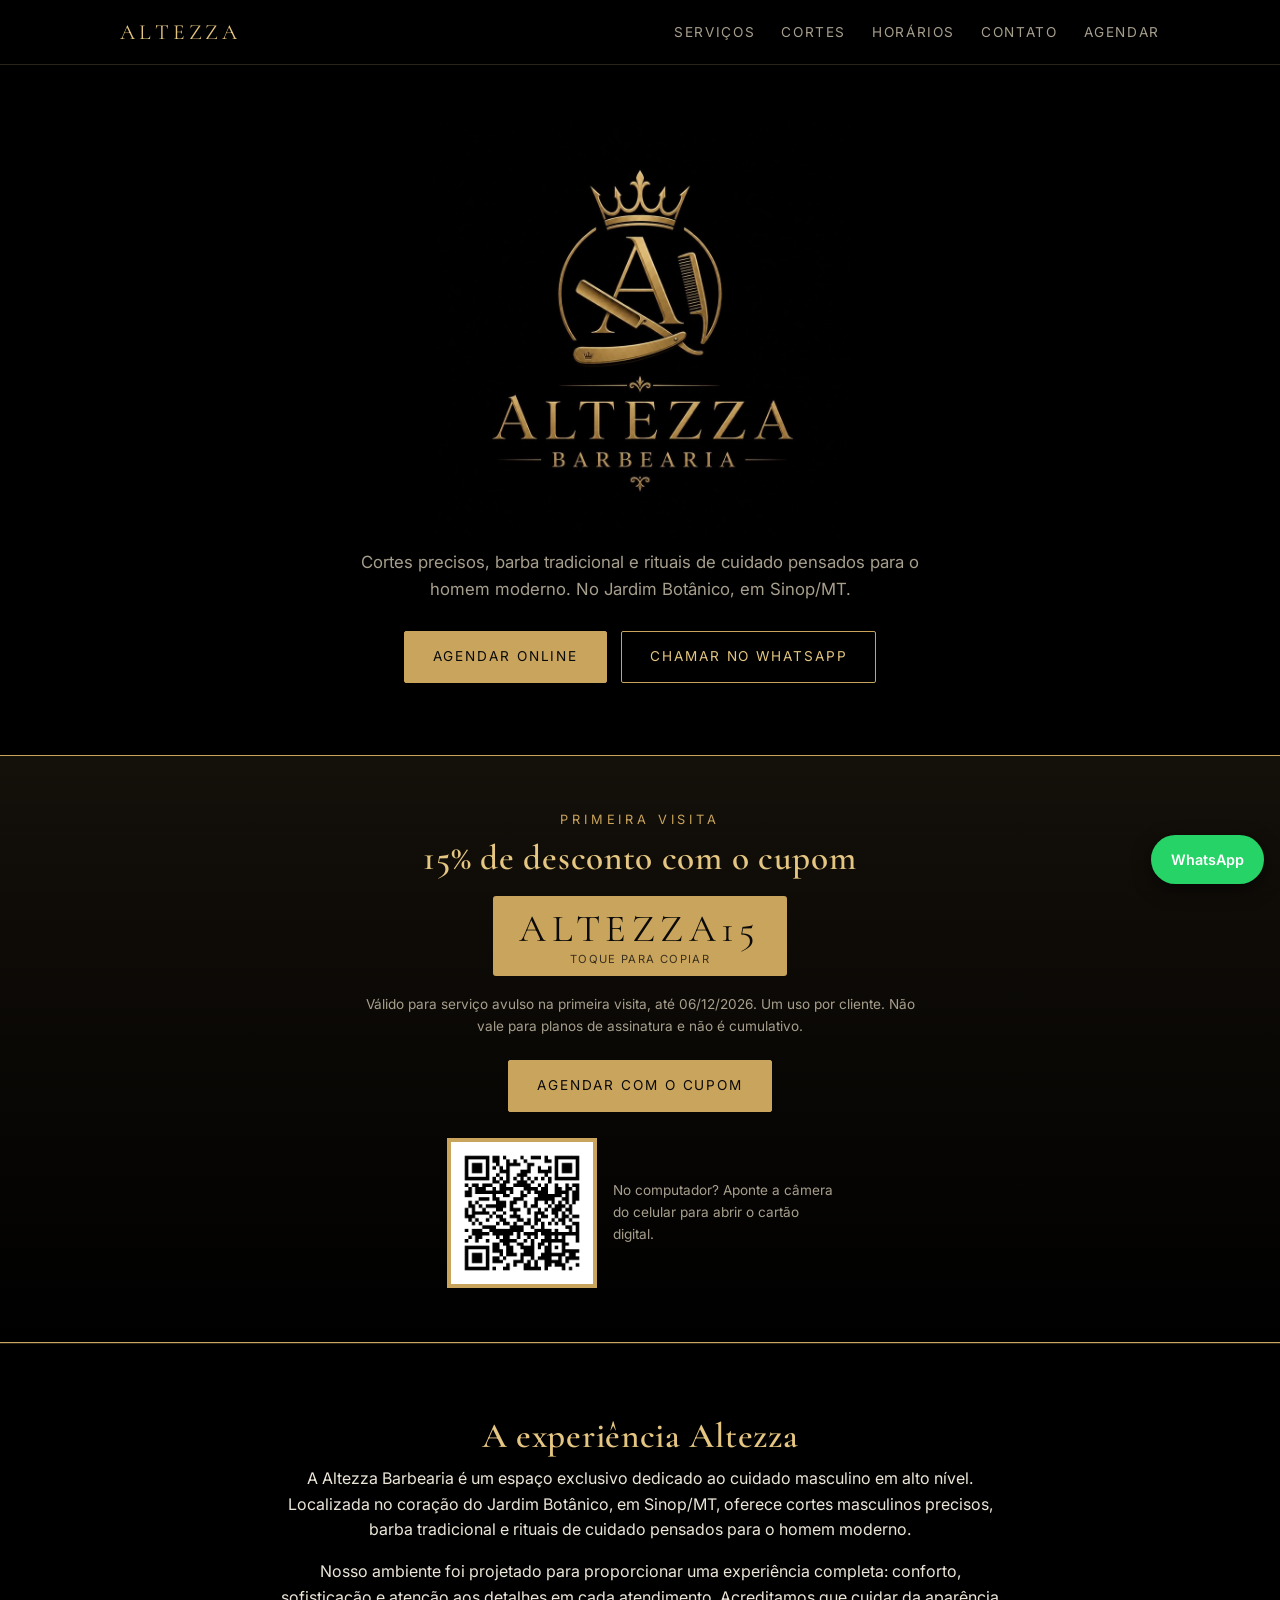
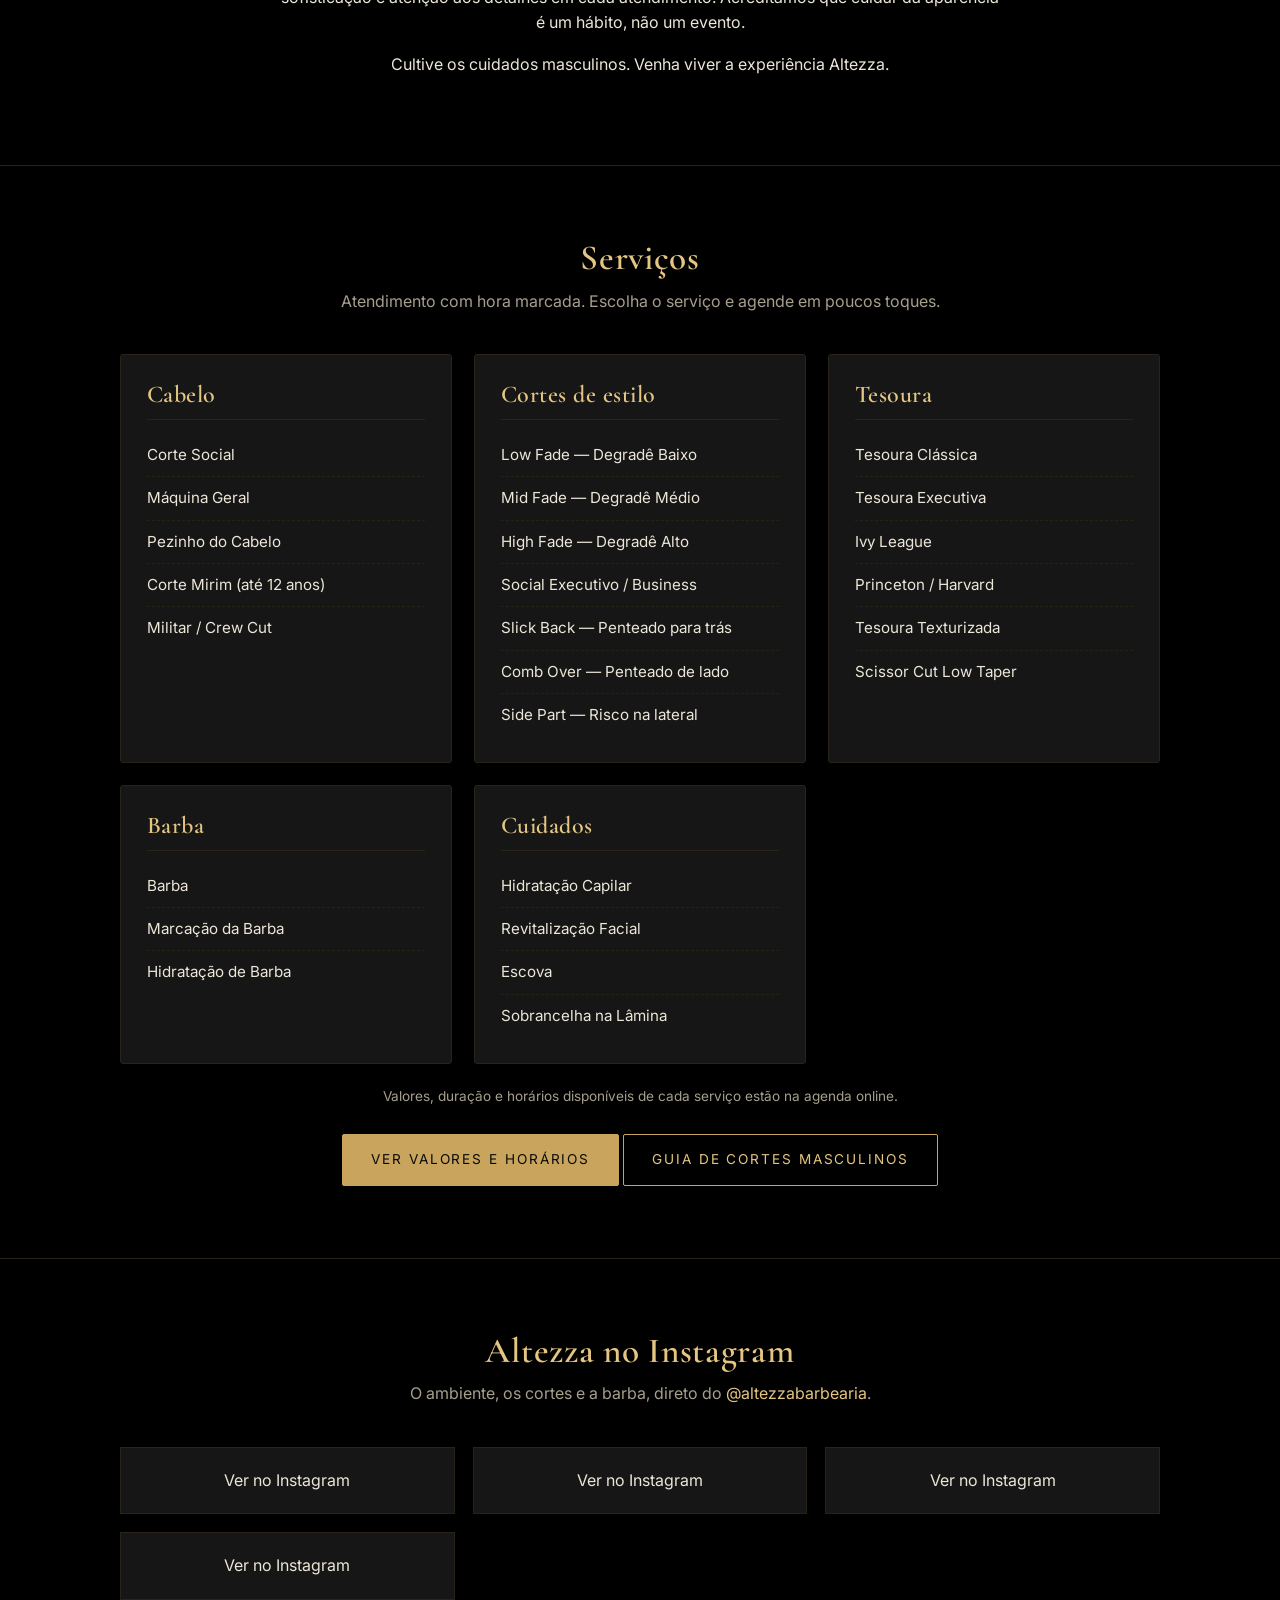
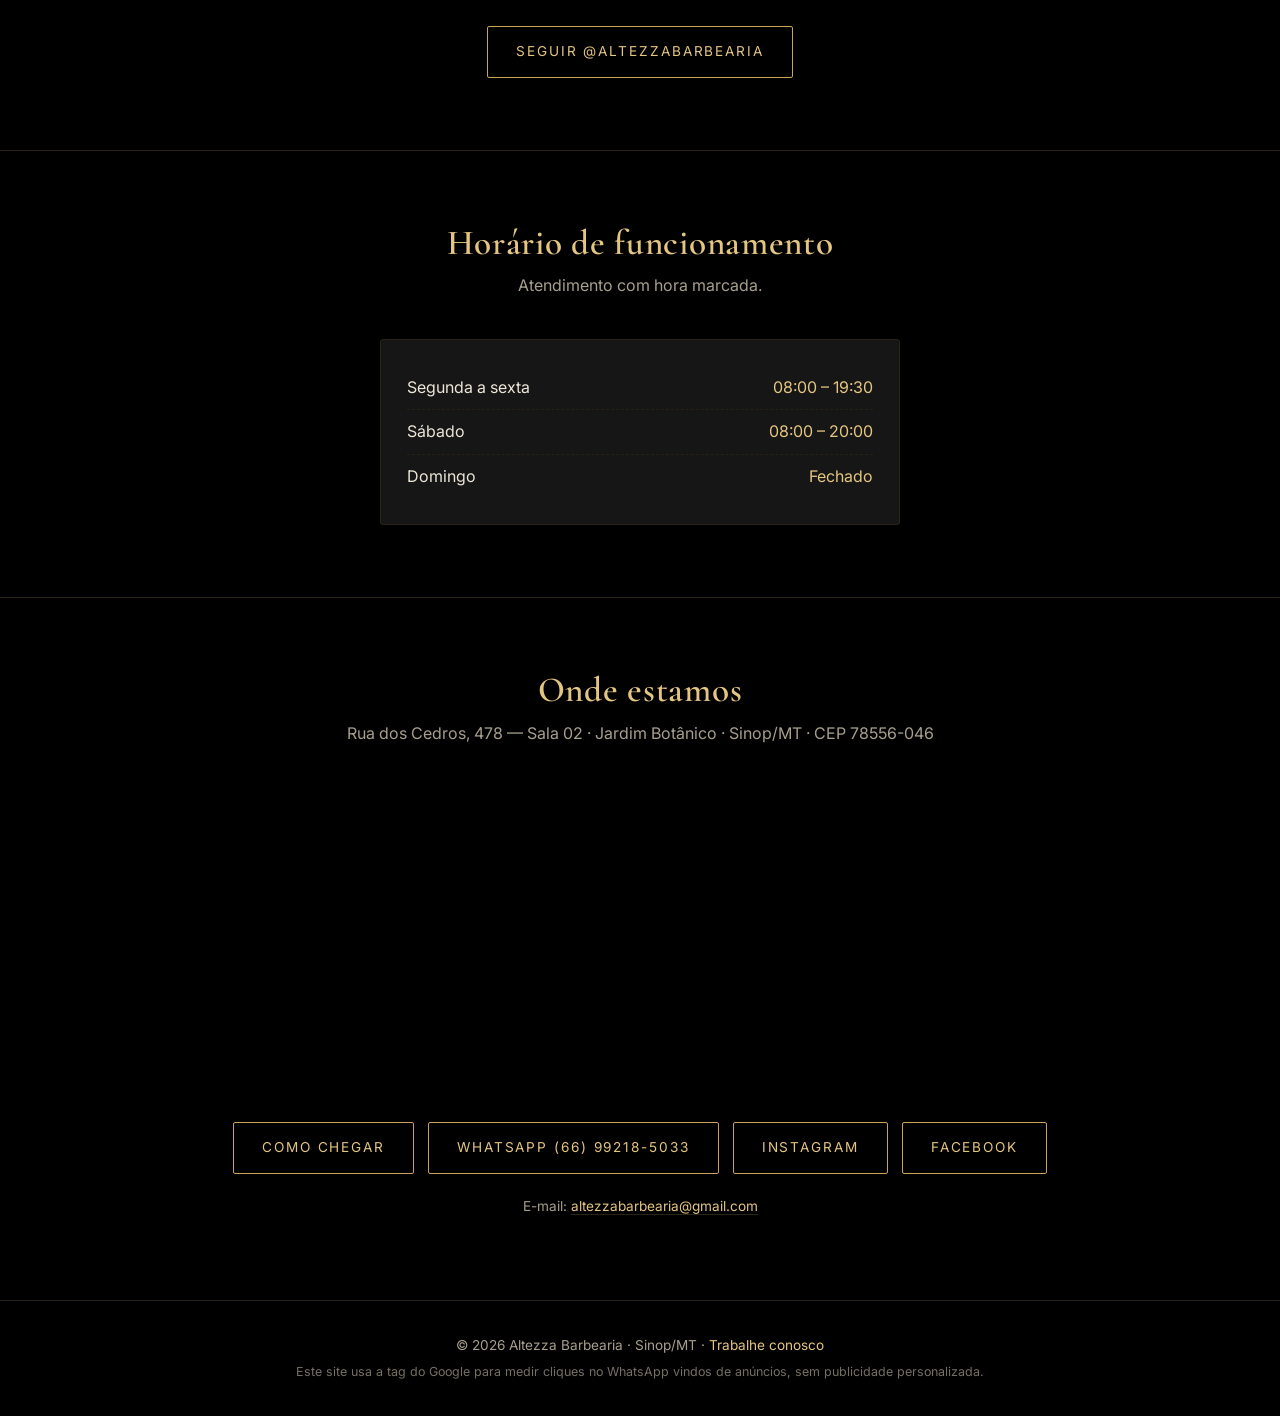
<file: index.html>
<!DOCTYPE html>
<html lang="pt-BR">
<head>
<meta charset="utf-8">
<meta name="viewport" content="width=device-width,initial-scale=1">
<title>Altezza Barbearia | Barbearia em Sinop/MT — corte, barba e cuidados masculinos</title>
<meta name="description" content="Altezza Barbearia, no Jardim Botânico, em Sinop/MT. Cortes masculinos, barba, hidratação e cuidados com hora marcada. Agende online ou pelo WhatsApp.">
<link rel="canonical" href="https://www.altezzabarbearia.com.br/">
<meta name="theme-color" content="#0a0a0a">
<meta property="og:type" content="website">
<meta property="og:locale" content="pt_BR">
<meta property="og:title" content="Altezza Barbearia — Sinop/MT">
<meta property="og:description" content="Cortes masculinos, barba e cuidados com hora marcada, no Jardim Botânico, em Sinop/MT.">
<meta property="og:url" content="https://www.altezzabarbearia.com.br/">
<meta property="og:image" content="https://www.altezzabarbearia.com.br/img/og.jpg">
<meta name="twitter:card" content="summary_large_image">
<link rel="icon" type="image/png" sizes="32x32" href="img/favicon-32.png">
<link rel="apple-touch-icon" href="img/icon-180.png">
<link rel="preconnect" href="https://fonts.googleapis.com">
<link rel="preconnect" href="https://fonts.gstatic.com" crossorigin>
<link href="https://fonts.googleapis.com/css2?family=Cormorant+Garamond:wght@500;600;700&family=Inter:wght@400;500;600&display=swap" rel="stylesheet">
<link rel="stylesheet" href="style.css?v=3">
<script type="application/ld+json">
{
  "@context":"https://schema.org",
  "@type":"BarberShop",
  "name":"Altezza Barbearia",
  "url":"https://www.altezzabarbearia.com.br/",
  "image":"https://www.altezzabarbearia.com.br/img/og.jpg",
  "logo":"https://www.altezzabarbearia.com.br/img/logo.jpg",
  "telephone":"+5566992185033",
  "email":"altezzabarbearia@gmail.com",
  "address":{"@type":"PostalAddress","streetAddress":"Rua dos Cedros, 478 - Sala 02, Jardim Botânico","addressLocality":"Sinop","addressRegion":"MT","postalCode":"78556-046","addressCountry":"BR"},
  "openingHoursSpecification":[
    {"@type":"OpeningHoursSpecification","dayOfWeek":["Monday","Tuesday","Wednesday","Thursday","Friday"],"opens":"08:00","closes":"19:30"},
    {"@type":"OpeningHoursSpecification","dayOfWeek":"Saturday","opens":"08:00","closes":"20:00"}
  ],
  "sameAs":["https://instagram.com/altezzabarbearia","https://facebook.com/altezzabarbearia"],
  "potentialAction":{"@type":"ReserveAction","target":"https://altezza.barbeiro.app","name":"Agendar horário"}
}
</script>
<!-- Google tag (gtag.js): mede cliques no WhatsApp vindos de anuncios do Google Ads; sem publicidade personalizada -->
<script async src="https://www.googletagmanager.com/gtag/js?id=AW-10880997164"></script>
<script>
window.dataLayer=window.dataLayer||[];function gtag(){dataLayer.push(arguments);}
gtag('set','allow_ad_personalization_signals',false);gtag('js',new Date());gtag('config','AW-10880997164');
document.addEventListener('click',function(e){var a=e.target&&e.target.closest?e.target.closest('a[href*="wa.me/"],a[href*="api.whatsapp.com"]'):null;if(!a)return;gtag('event','conversion',{'send_to':'AW-10880997164/SZ5cCJbtq7cdEKyuu8Qo','value':1.0,'currency':'BRL','transport_type':'beacon'});},true);
</script>
</head>
<body>
<header><div class="wrap">
  <a class="brand" href="#topo">Altezza</a>
  <nav>
    <a href="#servicos">Serviços</a>
    <a href="cortes-masculinos/">Cortes</a>
    <a href="#horarios">Horários</a>
    <a href="#contato">Contato</a>
    <a class="keep" href="https://altezza.barbeiro.app" rel="noopener">Agendar</a>
  </nav>
</div></header>

<main id="topo">
<div class="hero"><div class="wrap">
  <img src="img/logo.jpg" alt="Altezza Barbearia — logotipo" width="420" height="420">
  <p>Cortes precisos, barba tradicional e rituais de cuidado pensados para o homem moderno. No Jardim Botânico, em Sinop/MT.</p>
  <div class="cta">
    <a class="btn solid" href="https://altezza.barbeiro.app" rel="noopener">Agendar online</a>
    <a class="btn" href="https://wa.me/5566992185033?text=Ol%C3%A1!%20Gostaria%20de%20agendar%20um%20hor%C3%A1rio%20na%20Altezza." target="_blank" rel="noopener">Chamar no WhatsApp</a>
  </div>
</div></div>

<section id="cupom" class="promo" hidden><div class="wrap">
  <p class="kicker">Primeira visita</p>
  <h2>15% de desconto com o cupom</h2>
  <button class="code" id="cupom-code" type="button" aria-label="Copiar o cupom ALTEZZA15">ALTEZZA15 <span id="cupom-hint">toque para copiar</span></button>
  <p class="terms">Válido para serviço avulso na primeira visita, até 06/12/2026. Um uso por cliente. Não vale para planos de assinatura e não é cumulativo.</p>
  <p><a class="btn solid" href="https://altezza.barbeiro.app/booking" rel="noopener">Agendar com o cupom</a></p>
  <div class="qr"><img src="img/qr-cartao.png" alt="QR code do cartão digital da Altezza" width="150" height="150" loading="lazy"><span>No computador? Aponte a câmera do celular para abrir o cartão digital.</span></div>
</div></section>

<section class="about"><div class="wrap">
  <h2>A experiência Altezza</h2>
  <p>A Altezza Barbearia é um espaço exclusivo dedicado ao cuidado masculino em alto nível. Localizada no coração do Jardim Botânico, em Sinop/MT, oferece cortes masculinos precisos, barba tradicional e rituais de cuidado pensados para o homem moderno.</p>
  <p>Nosso ambiente foi projetado para proporcionar uma experiência completa: conforto, sofisticação e atenção aos detalhes em cada atendimento. Acreditamos que cuidar da aparência é um hábito, não um evento.</p>
  <p>Cultive os cuidados masculinos. Venha viver a experiência Altezza.</p>
</div></section>

<section id="servicos"><div class="wrap">
  <h2>Serviços</h2>
  <p class="sub">Atendimento com hora marcada. Escolha o serviço e agende em poucos toques.</p>
  <div class="grid">
    <div class="card"><h3>Cabelo</h3>
      <div class="svc"><span>Corte Social</span></div>
      <div class="svc"><span>Máquina Geral</span></div>
      <div class="svc"><span>Pezinho do Cabelo</span></div>
      <div class="svc"><span>Corte Mirim (até 12 anos)</span></div>
      <div class="svc"><span>Militar / Crew Cut</span></div>
    </div>
    <div class="card"><h3>Cortes de estilo</h3>
      <div class="svc"><span>Low Fade — Degradê Baixo</span></div>
      <div class="svc"><span>Mid Fade — Degradê Médio</span></div>
      <div class="svc"><span>High Fade — Degradê Alto</span></div>
      <div class="svc"><span>Social Executivo / Business</span></div>
      <div class="svc"><span>Slick Back — Penteado para trás</span></div>
      <div class="svc"><span>Comb Over — Penteado de lado</span></div>
      <div class="svc"><span>Side Part — Risco na lateral</span></div>
    </div>
    <div class="card"><h3>Tesoura</h3>
      <div class="svc"><span>Tesoura Clássica</span></div>
      <div class="svc"><span>Tesoura Executiva</span></div>
      <div class="svc"><span>Ivy League</span></div>
      <div class="svc"><span>Princeton / Harvard</span></div>
      <div class="svc"><span>Tesoura Texturizada</span></div>
      <div class="svc"><span>Scissor Cut Low Taper</span></div>
    </div>
    <div class="card"><h3>Barba</h3>
      <div class="svc"><span>Barba</span></div>
      <div class="svc"><span>Marcação da Barba</span></div>
      <div class="svc"><span>Hidratação de Barba</span></div>
    </div>
    <div class="card"><h3>Cuidados</h3>
      <div class="svc"><span>Hidratação Capilar</span></div>
      <div class="svc"><span>Revitalização Facial</span></div>
      <div class="svc"><span>Escova</span></div>
      <div class="svc"><span>Sobrancelha na Lâmina</span></div>
    </div>
  </div>
  <p class="note">Valores, duração e horários disponíveis de cada serviço estão na agenda online.</p>
  <p style="text-align:center;margin-top:26px"><a class="btn solid" href="https://altezza.barbeiro.app" rel="noopener">Ver valores e horários</a> <a class="btn" href="cortes-masculinos/">Guia de cortes masculinos</a></p>
</div></section>

<section id="instagram"><div class="wrap">
  <h2>Altezza no Instagram</h2>
  <p class="sub">O ambiente, os cortes e a barba, direto do <a href="https://instagram.com/altezzabarbearia" rel="noopener" style="color:var(--gold2)">@altezzabarbearia</a>.</p>
  <div class="insta">
    <blockquote class="instagram-media" data-instgrm-permalink="https://www.instagram.com/reel/DfSS9faJs3p/" data-instgrm-version="14"><a href="https://www.instagram.com/reel/DfSS9faJs3p/" rel="noopener">Ver no Instagram</a></blockquote>
    <blockquote class="instagram-media" data-instgrm-permalink="https://www.instagram.com/reel/DfIT5UIJimk/" data-instgrm-version="14"><a href="https://www.instagram.com/reel/DfIT5UIJimk/" rel="noopener">Ver no Instagram</a></blockquote>
    <blockquote class="instagram-media" data-instgrm-permalink="https://www.instagram.com/reel/DfINMZZJUz6/" data-instgrm-version="14"><a href="https://www.instagram.com/reel/DfINMZZJUz6/" rel="noopener">Ver no Instagram</a></blockquote>
    <blockquote class="instagram-media" data-instgrm-permalink="https://www.instagram.com/reel/DfDrmv-OOVM/" data-instgrm-version="14"><a href="https://www.instagram.com/reel/DfDrmv-OOVM/" rel="noopener">Ver no Instagram</a></blockquote>
  </div>
  <p style="text-align:center;margin-top:26px"><a class="btn" href="https://instagram.com/altezzabarbearia" rel="noopener">Seguir @altezzabarbearia</a></p>
</div></section>

<section id="horarios"><div class="wrap">
  <h2>Horário de funcionamento</h2>
  <p class="sub">Atendimento com hora marcada.</p>
  <div class="card" style="max-width:520px;margin:0 auto">
    <ul class="hours">
      <li><span>Segunda a sexta</span><span>08:00 – 19:30</span></li>
      <li><span>Sábado</span><span>08:00 – 20:00</span></li>
      <li><span>Domingo</span><span>Fechado</span></li>
    </ul>
  </div>
</div></section>

<section id="contato"><div class="wrap info">
  <h2>Onde estamos</h2>
  <p class="sub">Rua dos Cedros, 478 — Sala 02 · Jardim Botânico · Sinop/MT · CEP 78556-046</p>
  <iframe class="map" title="Mapa da Altezza Barbearia" loading="lazy" referrerpolicy="no-referrer-when-downgrade" src="https://www.google.com/maps?q=Rua%20dos%20Cedros%2C%20478%20-%20Sala%2002%2C%20Jardim%20Bot%C3%A2nico%2C%20Sinop%20-%20MT%2C%2078556-046&output=embed"></iframe>
  <div class="social">
    <a class="btn" href="https://www.google.com/maps/search/?api=1&query=Rua%20dos%20Cedros%2C%20478%20-%20Sala%2002%2C%20Jardim%20Bot%C3%A2nico%2C%20Sinop%20-%20MT%2C%2078556-046%2C%20BR" rel="noopener">Como chegar</a>
    <a class="btn" href="https://wa.me/5566992185033" target="_blank" rel="noopener">WhatsApp (66) 99218-5033</a>
    <a class="btn" href="https://instagram.com/altezzabarbearia" rel="noopener">Instagram</a>
    <a class="btn" href="https://facebook.com/altezzabarbearia" rel="noopener">Facebook</a>
  </div>
  <p class="note">E-mail: <a class="l" href="mailto:altezzabarbearia@gmail.com">altezzabarbearia@gmail.com</a></p>
</div></section>
</main>

<footer><div class="wrap">
  <p>© <span id="ano">2026</span> Altezza Barbearia · Sinop/MT · <a href="trabalhe-conosco/">Trabalhe conosco</a></p>
  <p style="font-size:.78rem;opacity:.7;margin-top:6px">Este site usa a tag do Google para medir cliques no WhatsApp vindos de anúncios, sem publicidade personalizada.</p>
</div></footer>
<a class="fab" href="https://wa.me/5566992185033?text=Ol%C3%A1!%20Gostaria%20de%20agendar%20um%20hor%C3%A1rio%20na%20Altezza." target="_blank" rel="noopener" aria-label="Chamar no WhatsApp">WhatsApp</a>
<script>document.getElementById('ano').textContent=new Date().getFullYear()</script>
<script>
(function(){var fim=new Date('2026-12-07T00:00:00-04:00');var s=document.getElementById('cupom');if(s&&new Date()<fim){s.hidden=false}
var b=document.getElementById('cupom-code'),t=document.getElementById('cupom-hint');if(b){b.addEventListener('click',function(){var ok=function(){t.textContent='copiado'};if(navigator.clipboard){navigator.clipboard.writeText('ALTEZZA15').then(ok,function(){})}})}})();
</script>
<script async src="https://www.instagram.com/embed.js"></script>
</body>
</html>
</file>
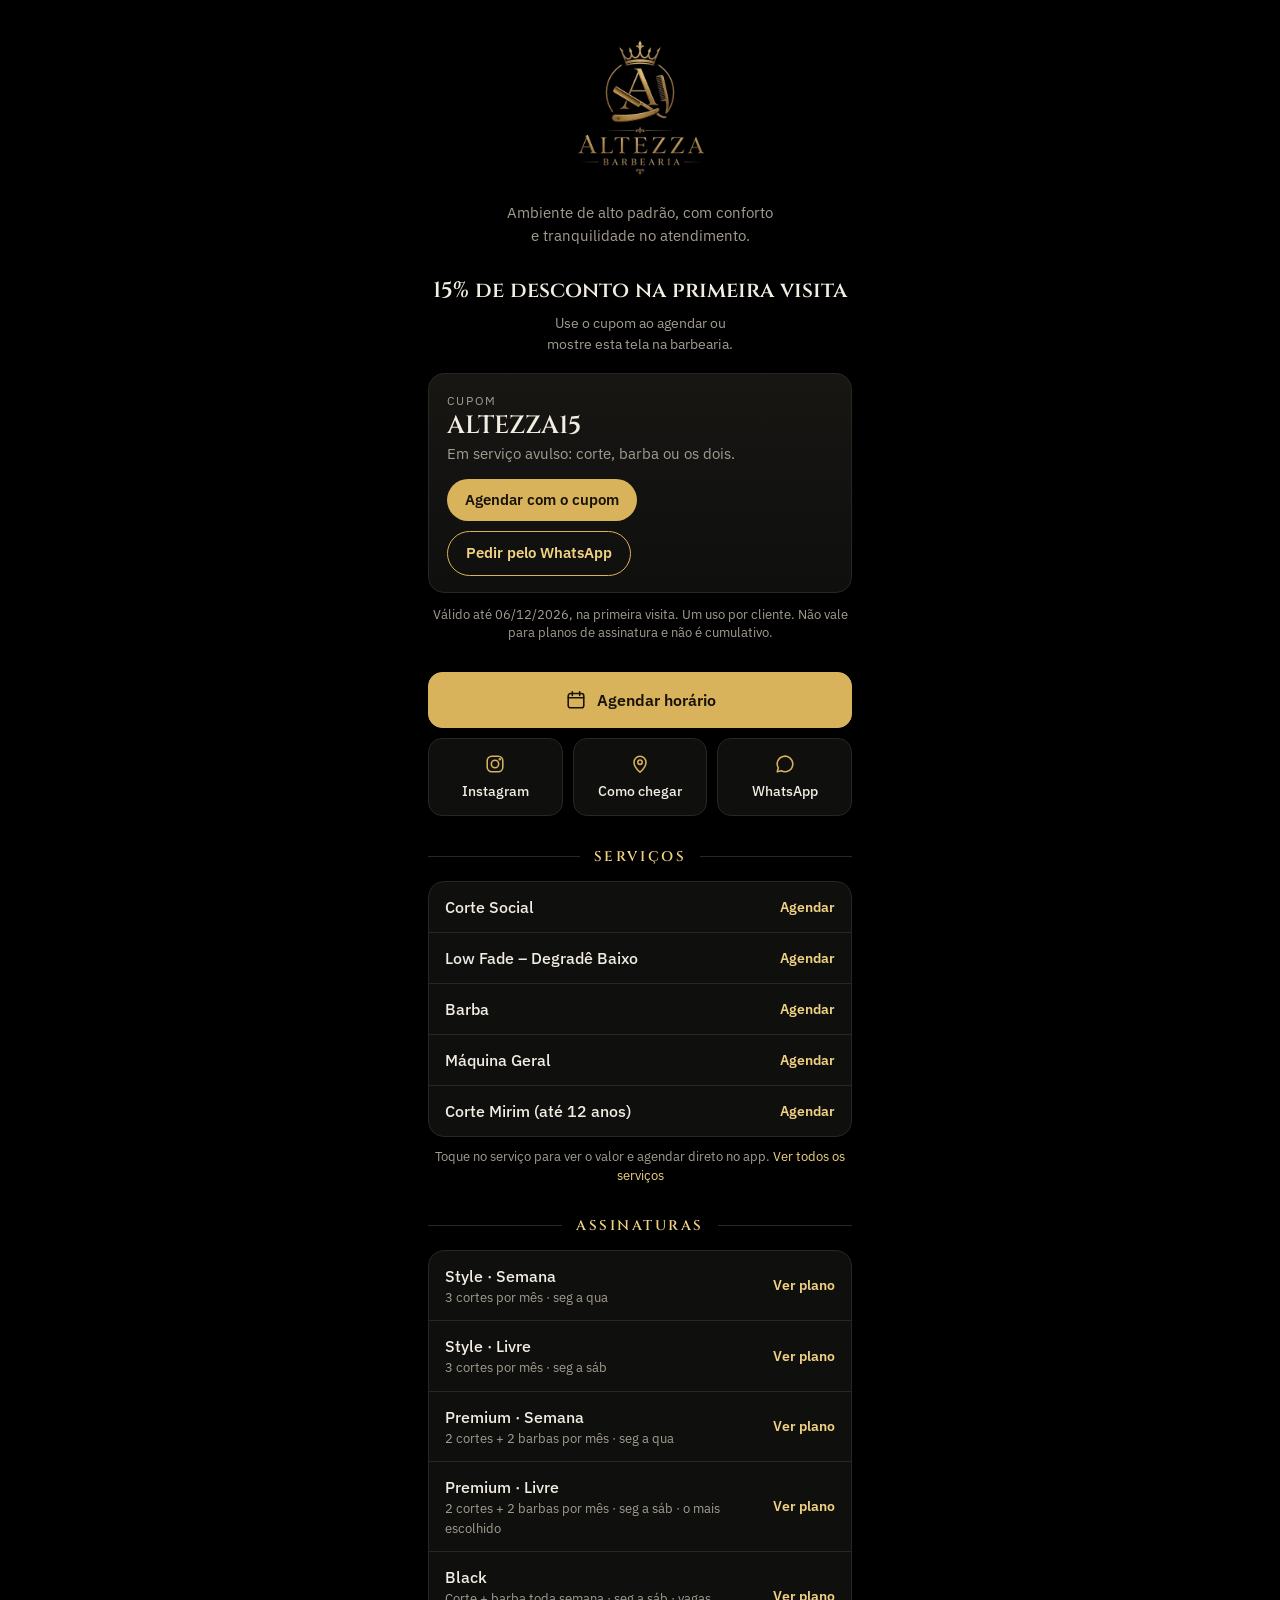
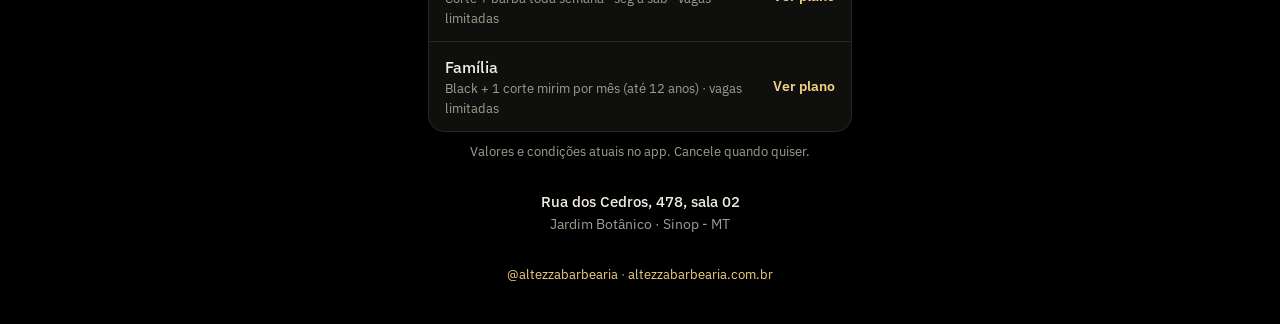
<file: cartao/index.html>
<!DOCTYPE html>
<html lang="pt-BR">
<head>
<meta charset="utf-8">
<meta name="viewport" content="width=device-width, initial-scale=1">
<meta name="theme-color" content="#000000">
<title>Altezza Barbearia — cartão digital</title>
<meta name="description" content="Barbearia de alto padrão no Jardim Botânico, em Sinop. Cupom de 15% na primeira visita, agende pelo app ou fale com a gente no WhatsApp.">
<meta name="robots" content="noindex">
<link rel="canonical" href="https://www.altezzabarbearia.com.br/cartao/">
<link rel="icon" type="image/png" sizes="32x32" href="../img/favicon-32.png">
<link rel="preconnect" href="https://fonts.googleapis.com">
<link rel="preconnect" href="https://fonts.gstatic.com" crossorigin>
<link rel="stylesheet" href="https://fonts.googleapis.com/css2?family=Cinzel:wght@500;600&family=IBM+Plex+Sans:wght@400;500;600&display=swap">
<style>
  :root {
    color-scheme: dark;
    --bg: #000000; --panel: #0f0f0e; --panel-2: #171613; --line: #2a2722;
    --fg: #f2ede3; --muted: #a39d90; --gold: #d9b35b; --gold-2: #f1d283; --gold-ink: #17120a;
    --font-display: "Cinzel", "Trajan Pro", "Times New Roman", serif;
    --font-body: "IBM Plex Sans", "Segoe UI", Roboto, system-ui, sans-serif;
    --radius: 16px;
  }
  * { box-sizing: border-box; }
  html { -webkit-text-size-adjust: 100%; }
  body { margin: 0; background: var(--bg); color: var(--fg); font-family: var(--font-body); font-size: 16px; line-height: 1.5; -webkit-font-smoothing: antialiased; }
  a { color: inherit; text-decoration: none; }
  img { max-width: 100%; display: block; }
  [hidden] { display: none !important; }
  a:focus-visible { outline: 2px solid var(--gold-2); outline-offset: 3px; border-radius: 12px; }
  .page { max-width: 460px; margin: 0 auto; padding: 20px max(18px, env(safe-area-inset-right, 0px)) 40px max(18px, env(safe-area-inset-left, 0px)); display: flex; flex-direction: column; gap: 30px; }
  .brand { display: flex; flex-direction: column; align-items: center; gap: 6px; text-align: center; }
  .brand__logo { width: 176px; height: 176px; }
  .brand__tag { margin: 0; color: var(--muted); font-size: 15px; max-width: 30ch; text-wrap: balance; }
  .invite { margin: 8px 0 0; border: 1px solid var(--gold); color: var(--gold-2); border-radius: 999px; padding: 5px 14px; font-size: 13px; letter-spacing: 0.02em; }
  .lead { margin: 0; font-family: var(--font-display); font-weight: 600; font-size: 22px; line-height: 1.25; text-align: center; text-wrap: balance; }
  .lead-sub { margin: 8px auto 0; color: var(--muted); font-size: 14px; text-align: center; max-width: 34ch; text-wrap: balance; }
  .section-title { display: flex; align-items: center; gap: 14px; margin: 0 0 14px; font-family: var(--font-display); font-weight: 600; font-size: 14px; letter-spacing: 0.18em; text-transform: uppercase; color: var(--gold-2); }
  .section-title::before, .section-title::after { content: ""; flex: 1; height: 1px; background: var(--line); }
  .offers { display: grid; gap: 12px; margin-top: 18px; }
  .offer { display: grid; gap: 2px; padding: 18px 18px 16px; border-radius: var(--radius); background: linear-gradient(180deg, var(--panel-2), var(--panel)); border: 1px solid var(--line); }
  .offer__kicker { font-size: 11.5px; letter-spacing: 0.16em; text-transform: uppercase; color: var(--muted); }
  .offer__title { font-family: var(--font-display); font-size: 25px; font-weight: 600; line-height: 1.2; color: var(--fg); }
  .offer__text { color: var(--muted); font-size: 14.5px; }
  .offer__cta { margin-top: 12px; justify-self: start; background: var(--gold); color: var(--gold-ink); font-weight: 600; font-size: 15px; padding: 10px 18px; border-radius: 999px; }
  .offer__cta--ghost { background: transparent; color: var(--gold-2); border: 1px solid var(--gold); margin-top: 8px; }
  .fine { margin: 12px 0 0; color: var(--muted); font-size: 12.5px; text-align: center; }
  .actions { display: grid; grid-template-columns: repeat(3, 1fr); gap: 10px; }
  .action { display: flex; flex-direction: column; align-items: center; justify-content: center; gap: 6px; padding: 14px 8px; border-radius: 14px; border: 1px solid var(--line); background: var(--panel); font-weight: 500; font-size: 13.5px; text-align: center; }
  .action:hover { border-color: var(--gold); }
  .action--primary { grid-column: 1 / -1; flex-direction: row; gap: 10px; padding: 15px; font-size: 16px; font-weight: 600; background: var(--gold); color: var(--gold-ink); border-color: var(--gold); }
  .action--primary:hover { background: var(--gold-2); border-color: var(--gold-2); }
  .ico { width: 22px; height: 22px; flex: none; fill: none; stroke: currentColor; stroke-width: 1.7; stroke-linecap: round; stroke-linejoin: round; color: var(--gold); }
  .action--primary .ico { color: var(--gold-ink); }
  .list { border: 1px solid var(--line); border-radius: var(--radius); background: var(--panel); overflow: hidden; }
  .row { display: grid; grid-template-columns: 1fr auto; align-items: center; column-gap: 12px; padding: 13px 16px; border-top: 1px solid var(--line); }
  .row:first-child { border-top: 0; }
  .row:hover { background: var(--panel-2); }
  .row__name { font-weight: 500; }
  .row__meta { grid-column: 1; color: var(--muted); font-size: 13px; }
  .row__side { grid-column: 2; grid-row: 1 / span 2; color: var(--gold-2); font-weight: 600; white-space: nowrap; font-size: 14px; }
  .note { margin: 10px 0 0; color: var(--muted); font-size: 12.5px; text-align: center; }
  .address { text-align: center; color: var(--muted); font-size: 14px; }
  .address strong { display: block; color: var(--fg); font-weight: 500; font-size: 15px; }
  .foot { text-align: center; font-size: 13px; color: var(--muted); }
  .foot a { color: var(--gold-2); }
  @media (prefers-reduced-motion: no-preference) { .offer, .offer__cta, .action, .row { transition: border-color 0.15s ease, background-color 0.15s ease; } }
</style>
</head>
<body>
<main class="page">
  <header class="brand">
    <img class="brand__logo" src="../img/logo.jpg" alt="Altezza Barbearia" width="176" height="176">
    <p class="brand__tag">Ambiente de alto padrão, com conforto e tranquilidade no atendimento.</p>
    <p class="invite" id="invite" hidden></p>
  </header>

  <section aria-labelledby="t-offer" id="oferta" hidden>
    <h1 class="lead" id="t-offer">15% de desconto na primeira visita</h1>
    <p class="lead-sub">Use o cupom ao agendar ou mostre esta tela na barbearia.</p>
    <div class="offers">
      <div class="offer">
        <span class="offer__kicker">Cupom</span>
        <span class="offer__title">ALTEZZA15</span>
        <span class="offer__text">Em serviço avulso: corte, barba ou os dois.</span>
        <a class="offer__cta" href="https://altezza.barbeiro.app/booking" target="_blank" rel="noopener">Agendar com o cupom</a>
        <a class="offer__cta offer__cta--ghost" id="offer-cupom" href="https://wa.me/5566992185033?text=Ol%C3%A1!%20Quero%20usar%20o%20cupom%20ALTEZZA15%20na%20minha%20primeira%20visita." target="_blank" rel="noopener">Pedir pelo WhatsApp</a>
      </div>
    </div>
    <p class="fine">Válido até 06/12/2026, na primeira visita. Um uso por cliente. Não vale para planos de assinatura e não é cumulativo.</p>
  </section>

  <nav class="actions" aria-label="Agendar e contato">
    <a class="action action--primary" href="https://altezza.barbeiro.app" target="_blank" rel="noopener">
      <svg class="ico" viewBox="0 0 24 24" aria-hidden="true"><rect x="3.5" y="5" width="17" height="15.5" rx="2.5"/><path d="M3.5 9.5h17M8 3v4M16 3v4"/></svg>
      Agendar horário
    </a>
    <a class="action" href="https://www.instagram.com/altezzabarbearia" target="_blank" rel="noopener">
      <svg class="ico" viewBox="0 0 24 24" aria-hidden="true"><rect x="3.5" y="3.5" width="17" height="17" rx="5"/><circle cx="12" cy="12" r="4"/><circle cx="17.2" cy="6.8" r="0.6"/></svg>
      Instagram
    </a>
    <a class="action" href="https://www.google.com/maps/search/?api=1&amp;query=Rua%20dos%20Cedros%2C%20478%2C%20Jardim%20Bot%C3%A2nico%2C%20Sinop%20-%20MT" target="_blank" rel="noopener">
      <svg class="ico" viewBox="0 0 24 24" aria-hidden="true"><path d="M12 21s-6.5-5.8-6.5-11a6.5 6.5 0 0 1 13 0c0 5.2-6.5 11-6.5 11z"/><circle cx="12" cy="10" r="2.4"/></svg>
      Como chegar
    </a>
    <a class="action" href="https://wa.me/5566992185033" target="_blank" rel="noopener">
      <svg class="ico" viewBox="0 0 24 24" aria-hidden="true"><path d="M20.5 12a8.5 8.5 0 0 1-12.6 7.4L3.5 20.5l1.2-4.2A8.5 8.5 0 1 1 20.5 12z"/></svg>
      WhatsApp
    </a>
  </nav>

  <section aria-labelledby="t-serv">
    <h2 class="section-title" id="t-serv">Serviços</h2>
    <div class="list">
      <a class="row" href="https://altezza.barbeiro.app/services/corte-2307" target="_blank" rel="noopener"><span class="row__name">Corte Social</span><span class="row__side">Agendar</span></a>
      <a class="row" href="https://altezza.barbeiro.app/services/low-fade-degrade-baixo-2733" target="_blank" rel="noopener"><span class="row__name">Low Fade – Degradê Baixo</span><span class="row__side">Agendar</span></a>
      <a class="row" href="https://altezza.barbeiro.app/services/barba-2310" target="_blank" rel="noopener"><span class="row__name">Barba</span><span class="row__side">Agendar</span></a>
      <a class="row" href="https://altezza.barbeiro.app/services/maquina-geral-2308" target="_blank" rel="noopener"><span class="row__name">Máquina Geral</span><span class="row__side">Agendar</span></a>
      <a class="row" href="https://altezza.barbeiro.app/services/corte-mirim-ate-12-anos-5813" target="_blank" rel="noopener"><span class="row__name">Corte Mirim (até 12 anos)</span><span class="row__side">Agendar</span></a>
    </div>
    <p class="note">Toque no serviço para ver o valor e agendar direto no app. <a href="../" style="color:var(--gold-2)">Ver todos os serviços</a></p>
  </section>

  <section aria-labelledby="t-plans">
    <h2 class="section-title" id="t-plans">Assinaturas</h2>
    <div class="list">
      <a class="row" href="https://altezza.barbeiro.app/membership" target="_blank" rel="noopener"><span class="row__name">Style · Semana</span><span class="row__meta">3 cortes por mês · seg a qua</span><span class="row__side">Ver plano</span></a>
      <a class="row" href="https://altezza.barbeiro.app/membership" target="_blank" rel="noopener"><span class="row__name">Style · Livre</span><span class="row__meta">3 cortes por mês · seg a sáb</span><span class="row__side">Ver plano</span></a>
      <a class="row" href="https://altezza.barbeiro.app/membership" target="_blank" rel="noopener"><span class="row__name">Premium · Semana</span><span class="row__meta">2 cortes + 2 barbas por mês · seg a qua</span><span class="row__side">Ver plano</span></a>
      <a class="row" href="https://altezza.barbeiro.app/membership" target="_blank" rel="noopener"><span class="row__name">Premium · Livre</span><span class="row__meta">2 cortes + 2 barbas por mês · seg a sáb · o mais escolhido</span><span class="row__side">Ver plano</span></a>
      <a class="row" href="https://altezza.barbeiro.app/membership" target="_blank" rel="noopener"><span class="row__name">Black</span><span class="row__meta">Corte + barba toda semana · seg a sáb · vagas limitadas</span><span class="row__side">Ver plano</span></a>
      <a class="row" href="https://altezza.barbeiro.app/membership" target="_blank" rel="noopener"><span class="row__name">Família</span><span class="row__meta">Black + 1 corte mirim por mês (até 12 anos) · vagas limitadas</span><span class="row__side">Ver plano</span></a>
    </div>
    <p class="note">Valores e condições atuais no app. Cancele quando quiser.</p>
  </section>

  <section class="address" aria-label="Endereço">
    <strong>Rua dos Cedros, 478, sala 02</strong>
    Jardim Botânico · Sinop - MT
  </section>

  <footer class="foot"><a href="https://www.instagram.com/altezzabarbearia" target="_blank" rel="noopener">@altezzabarbearia</a> · <a href="../">altezzabarbearia.com.br</a></footer>
</main>

<script>
  (function () {
    var oferta = document.getElementById("oferta");
    if (new Date() < new Date("2026-12-07T00:00:00-04:00")) oferta.hidden = false;
    var empresa = "";
    try {
      var raw = new URLSearchParams(window.location.search).get("e") || "";
      empresa = raw.replace(/[^\p{L}\p{N} &.'-]/gu, "").replace(/\s+/g, " ").trim().slice(0, 40);
    } catch (err) { empresa = ""; }
    if (!empresa) return;
    document.getElementById("offer-cupom").href = "https://wa.me/5566992185033?text=" + encodeURIComponent("Olá! Quero usar o cupom ALTEZZA15 na minha primeira visita. Vim pela " + empresa + ".");
    var invite = document.getElementById("invite");
    invite.textContent = "Convite especial · " + empresa;
    invite.hidden = false;
  })();
</script>
</body>
</html>
</file>
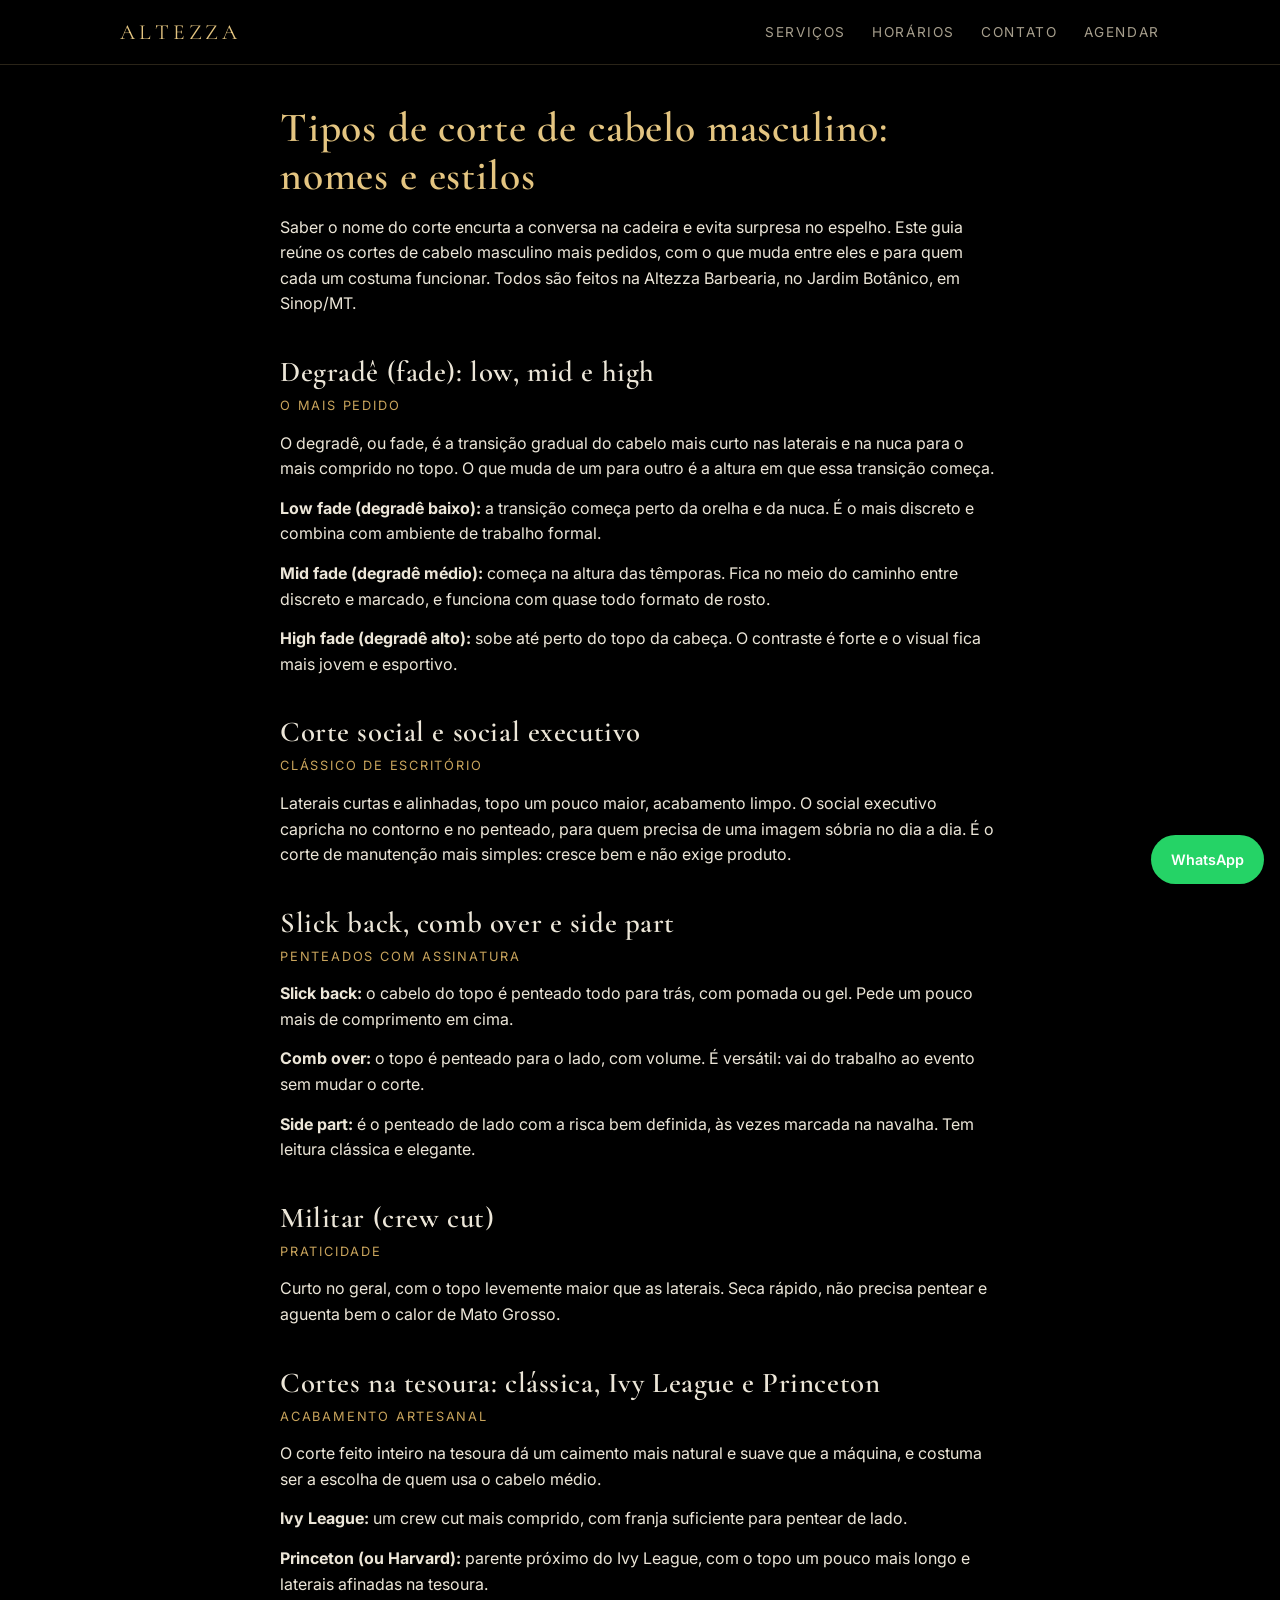
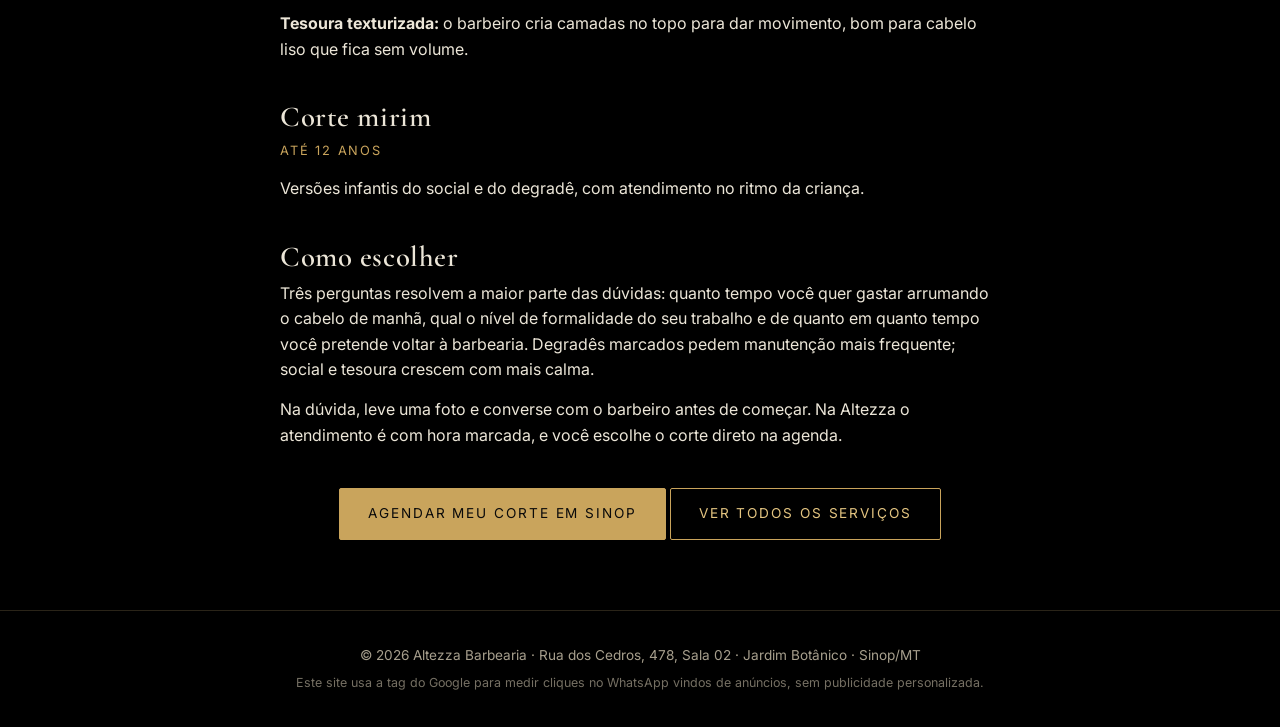
<file: cortes-masculinos/index.html>
<!DOCTYPE html>
<html lang="pt-BR">
<head>
<meta charset="utf-8">
<meta name="viewport" content="width=device-width,initial-scale=1">
<title>Tipos de corte de cabelo masculino: nomes e estilos | Altezza Barbearia em Sinop</title>
<meta name="description" content="Guia de cortes de cabelo masculino: low fade, mid fade, high fade, degradê, social, slick back, comb over, side part, militar e cortes na tesoura. Saiba o nome certo antes de sentar na cadeira, em Sinop/MT.">
<link rel="canonical" href="https://www.altezzabarbearia.com.br/cortes-masculinos/">
<meta name="theme-color" content="#0a0a0a">
<meta property="og:type" content="article">
<meta property="og:locale" content="pt_BR">
<meta property="og:title" content="Tipos de corte de cabelo masculino: nomes e estilos">
<meta property="og:description" content="Low fade, degradê, social, slick back, side part e mais: o guia da Altezza Barbearia, em Sinop/MT.">
<meta property="og:url" content="https://www.altezzabarbearia.com.br/cortes-masculinos/">
<meta property="og:image" content="https://www.altezzabarbearia.com.br/img/og.jpg">
<link rel="icon" type="image/png" sizes="32x32" href="../img/favicon-32.png">
<link rel="apple-touch-icon" href="../img/icon-180.png">
<link rel="preconnect" href="https://fonts.googleapis.com">
<link rel="preconnect" href="https://fonts.gstatic.com" crossorigin>
<link href="https://fonts.googleapis.com/css2?family=Cormorant+Garamond:wght@500;600;700&family=Inter:wght@400;500;600&display=swap" rel="stylesheet">
<link rel="stylesheet" href="../style.css?v=3">
<script type="application/ld+json">
{
  "@context":"https://schema.org",
  "@type":"Article",
  "headline":"Tipos de corte de cabelo masculino: nomes e estilos",
  "description":"Guia de cortes de cabelo masculino: fades, degradê, social, penteados clássicos e cortes na tesoura.",
  "inLanguage":"pt-BR",
  "datePublished":"2026-11-10",
  "dateModified":"2026-11-10",
  "author":{"@type":"Organization","name":"Altezza Barbearia"},
  "publisher":{"@type":"Organization","name":"Altezza Barbearia","logo":{"@type":"ImageObject","url":"https://www.altezzabarbearia.com.br/img/logo.jpg"}},
  "mainEntityOfPage":"https://www.altezzabarbearia.com.br/cortes-masculinos/"
}
</script>
<!-- Google tag (gtag.js): mede cliques no WhatsApp vindos de anuncios do Google Ads; sem publicidade personalizada -->
<script async src="https://www.googletagmanager.com/gtag/js?id=AW-10880997164"></script>
<script>
window.dataLayer=window.dataLayer||[];function gtag(){dataLayer.push(arguments);}
gtag('set','allow_ad_personalization_signals',false);gtag('js',new Date());gtag('config','AW-10880997164');
document.addEventListener('click',function(e){var a=e.target&&e.target.closest?e.target.closest('a[href*="wa.me/"],a[href*="api.whatsapp.com"]'):null;if(!a)return;gtag('event','conversion',{'send_to':'AW-10880997164/SZ5cCJbtq7cdEKyuu8Qo','value':1.0,'currency':'BRL','transport_type':'beacon'});},true);
</script>
</head>
<body>
<header><div class="wrap">
  <a class="brand" href="../">Altezza</a>
  <nav>
    <a href="../#servicos">Serviços</a>
    <a href="../#horarios">Horários</a>
    <a href="../#contato">Contato</a>
    <a class="keep" href="https://altezza.barbeiro.app" rel="noopener">Agendar</a>
  </nav>
</div></header>

<main><div class="wrap guide">
  <h1>Tipos de corte de cabelo masculino: nomes e estilos</h1>
  <p>Saber o nome do corte encurta a conversa na cadeira e evita surpresa no espelho. Este guia reúne os cortes de cabelo masculino mais pedidos, com o que muda entre eles e para quem cada um costuma funcionar. Todos são feitos na Altezza Barbearia, no Jardim Botânico, em Sinop/MT.</p>

  <h2>Degradê (fade): low, mid e high</h2>
  <p class="tag">O mais pedido</p>
  <p>O degradê, ou fade, é a transição gradual do cabelo mais curto nas laterais e na nuca para o mais comprido no topo. O que muda de um para outro é a altura em que essa transição começa.</p>
  <p><b>Low fade (degradê baixo):</b> a transição começa perto da orelha e da nuca. É o mais discreto e combina com ambiente de trabalho formal.</p>
  <p><b>Mid fade (degradê médio):</b> começa na altura das têmporas. Fica no meio do caminho entre discreto e marcado, e funciona com quase todo formato de rosto.</p>
  <p><b>High fade (degradê alto):</b> sobe até perto do topo da cabeça. O contraste é forte e o visual fica mais jovem e esportivo.</p>

  <h2>Corte social e social executivo</h2>
  <p class="tag">Clássico de escritório</p>
  <p>Laterais curtas e alinhadas, topo um pouco maior, acabamento limpo. O social executivo capricha no contorno e no penteado, para quem precisa de uma imagem sóbria no dia a dia. É o corte de manutenção mais simples: cresce bem e não exige produto.</p>

  <h2>Slick back, comb over e side part</h2>
  <p class="tag">Penteados com assinatura</p>
  <p><b>Slick back:</b> o cabelo do topo é penteado todo para trás, com pomada ou gel. Pede um pouco mais de comprimento em cima.</p>
  <p><b>Comb over:</b> o topo é penteado para o lado, com volume. É versátil: vai do trabalho ao evento sem mudar o corte.</p>
  <p><b>Side part:</b> é o penteado de lado com a risca bem definida, às vezes marcada na navalha. Tem leitura clássica e elegante.</p>

  <h2>Militar (crew cut)</h2>
  <p class="tag">Praticidade</p>
  <p>Curto no geral, com o topo levemente maior que as laterais. Seca rápido, não precisa pentear e aguenta bem o calor de Mato Grosso.</p>

  <h2>Cortes na tesoura: clássica, Ivy League e Princeton</h2>
  <p class="tag">Acabamento artesanal</p>
  <p>O corte feito inteiro na tesoura dá um caimento mais natural e suave que a máquina, e costuma ser a escolha de quem usa o cabelo médio.</p>
  <p><b>Ivy League:</b> um crew cut mais comprido, com franja suficiente para pentear de lado.</p>
  <p><b>Princeton (ou Harvard):</b> parente próximo do Ivy League, com o topo um pouco mais longo e laterais afinadas na tesoura.</p>
  <p><b>Tesoura texturizada:</b> o barbeiro cria camadas no topo para dar movimento, bom para cabelo liso que fica sem volume.</p>

  <h2>Corte mirim</h2>
  <p class="tag">Até 12 anos</p>
  <p>Versões infantis do social e do degradê, com atendimento no ritmo da criança.</p>

  <h2>Como escolher</h2>
  <p>Três perguntas resolvem a maior parte das dúvidas: quanto tempo você quer gastar arrumando o cabelo de manhã, qual o nível de formalidade do seu trabalho e de quanto em quanto tempo você pretende voltar à barbearia. Degradês marcados pedem manutenção mais frequente; social e tesoura crescem com mais calma.</p>
  <p>Na dúvida, leve uma foto e converse com o barbeiro antes de começar. Na Altezza o atendimento é com hora marcada, e você escolhe o corte direto na agenda.</p>

  <p style="text-align:center;margin:40px 0 70px"><a class="btn solid" href="https://altezza.barbeiro.app" rel="noopener">Agendar meu corte em Sinop</a> <a class="btn" href="../#servicos">Ver todos os serviços</a></p>
</div></main>

<footer><div class="wrap">
  <p>© <span id="ano">2026</span> Altezza Barbearia · Rua dos Cedros, 478, Sala 02 · Jardim Botânico · Sinop/MT</p>
  <p style="font-size:.78rem;opacity:.7;margin-top:6px">Este site usa a tag do Google para medir cliques no WhatsApp vindos de anúncios, sem publicidade personalizada.</p>
</div></footer>
<a class="fab" href="https://wa.me/5566992185033?text=Ol%C3%A1!%20Gostaria%20de%20agendar%20um%20hor%C3%A1rio%20na%20Altezza." target="_blank" rel="noopener" aria-label="Chamar no WhatsApp">WhatsApp</a>
<script>document.getElementById('ano').textContent=new Date().getFullYear()</script>
</body>
</html>
</file>
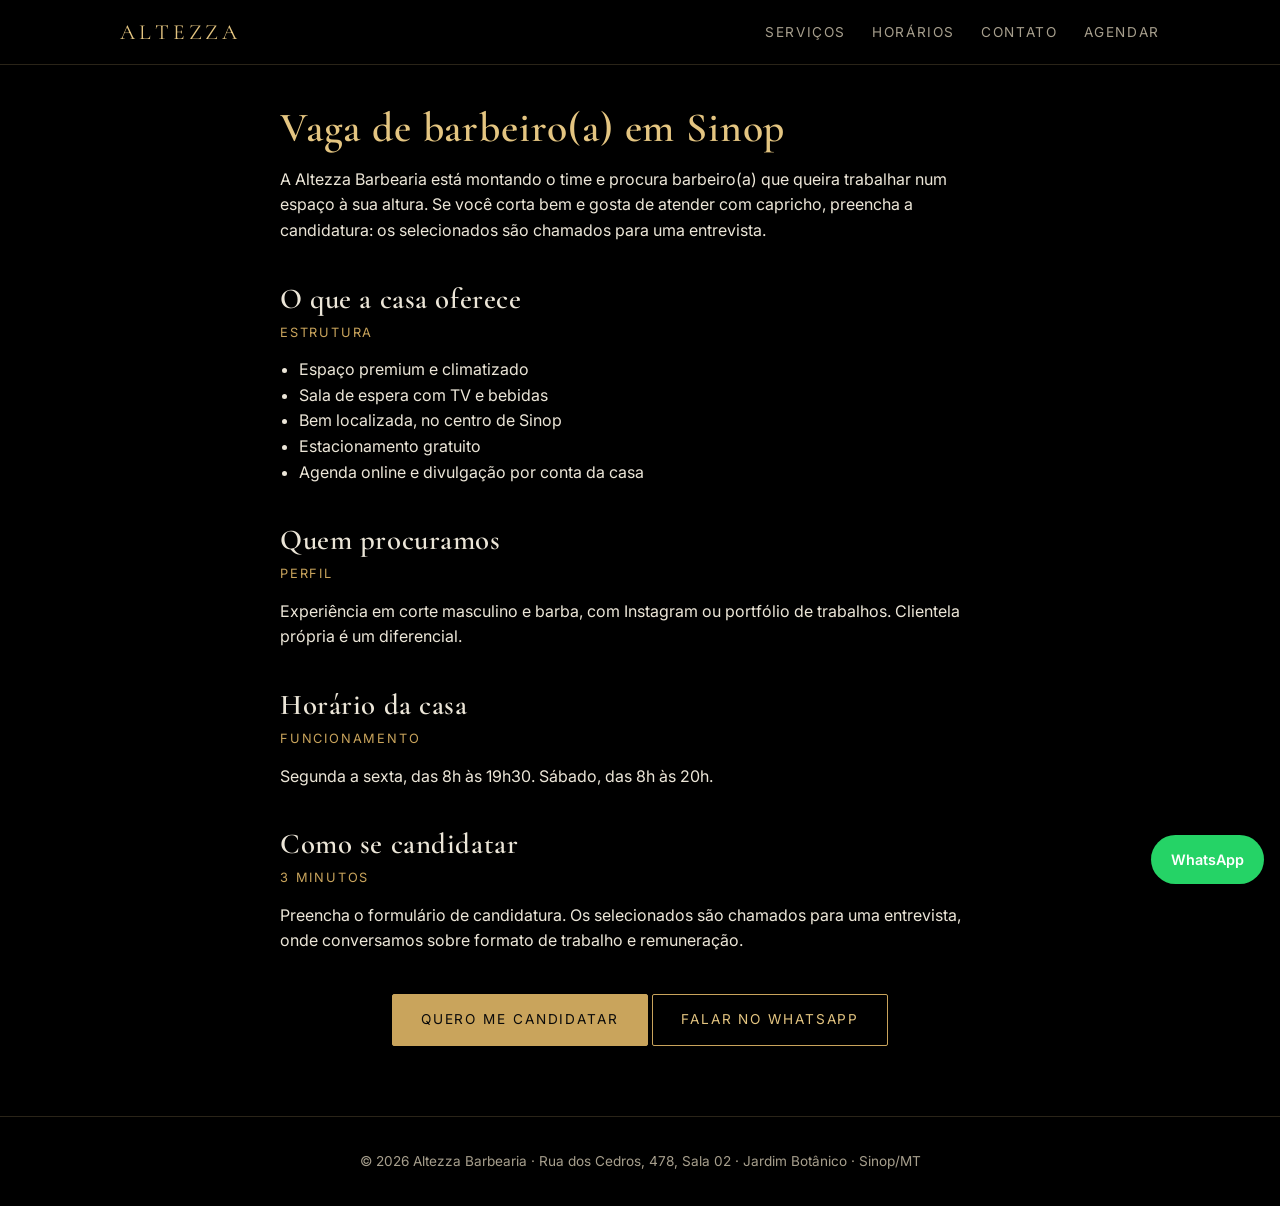
<file: trabalhe-conosco/index.html>
<!DOCTYPE html>
<html lang="pt-BR">
<head>
<meta charset="utf-8">
<meta name="viewport" content="width=device-width,initial-scale=1">
<title>Vaga de barbeiro(a) em Sinop/MT | Trabalhe na Altezza Barbearia</title>
<meta name="description" content="A Altezza Barbearia, em Sinop/MT, procura barbeiro(a). Espaço premium e climatizado, sala de espera com TV e bebidas e estacionamento gratuito. Candidate-se em 3 minutos.">
<link rel="canonical" href="https://www.altezzabarbearia.com.br/trabalhe-conosco/">
<meta name="theme-color" content="#0a0a0a">
<meta property="og:type" content="website">
<meta property="og:locale" content="pt_BR">
<meta property="og:title" content="Vaga de barbeiro(a) em Sinop: trabalhe na Altezza Barbearia">
<meta property="og:description" content="Espaço premium e climatizado, sala de espera com TV e bebidas, no centro de Sinop e com estacionamento gratuito. Candidate-se em 3 minutos.">
<meta property="og:url" content="https://www.altezzabarbearia.com.br/trabalhe-conosco/">
<meta property="og:image" content="https://www.altezzabarbearia.com.br/img/vaga/vaga-barbeiro-1200x900.jpg">
<meta property="og:image:width" content="1200">
<meta property="og:image:height" content="900">
<link rel="icon" type="image/png" sizes="32x32" href="../img/favicon-32.png">
<link rel="apple-touch-icon" href="../img/icon-180.png">
<link rel="preconnect" href="https://fonts.googleapis.com">
<link rel="preconnect" href="https://fonts.gstatic.com" crossorigin>
<link href="https://fonts.googleapis.com/css2?family=Cormorant+Garamond:wght@500;600;700&family=Inter:wght@400;500;600&display=swap" rel="stylesheet">
<link rel="stylesheet" href="../style.css?v=3">
<script type="application/ld+json">
{
  "@context": "https://schema.org/",
  "@type": "JobPosting",
  "title": "Barbeiro(a)",
  "description": "<p>A Altezza Barbearia, em Sinop/MT, procura barbeiro(a) para o time.</p><p><strong>O que a casa oferece:</strong></p><ul><li>Espaço premium e climatizado</li><li>Sala de espera com TV e bebidas</li><li>Bem localizada, no centro de Sinop</li><li>Estacionamento gratuito</li><li>Agenda online e divulgação por conta da casa</li></ul><p><strong>Quem procuramos:</strong> experiência em corte masculino e barba, com Instagram ou portfólio de trabalhos. Clientela própria é um diferencial.</p><p><strong>Horário da casa:</strong> segunda a sexta, das 8h às 19h30; sábado, das 8h às 20h.</p><p><strong>Como se candidatar:</strong> preencha o formulário em https://forms.cloud.microsoft/r/EJMBT1Y4Jx. Os selecionados são chamados para uma entrevista, onde conversamos sobre formato de trabalho e remuneração.</p>",
  "datePosted": "2026-11-10",
  "validThrough": "2026-12-31T23:59:00-04:00",
  "hiringOrganization": {
    "@type": "Organization",
    "name": "Altezza Barbearia",
    "sameAs": "https://www.altezzabarbearia.com.br/",
    "logo": "https://www.altezzabarbearia.com.br/img/logo.jpg"
  },
  "jobLocation": {
    "@type": "Place",
    "address": {
      "@type": "PostalAddress",
      "streetAddress": "Rua dos Cedros, 478, Sala 02",
      "addressLocality": "Sinop",
      "addressRegion": "MT",
      "postalCode": "78556-046",
      "addressCountry": "BR"
    }
  }
}
</script>
</head>
<body>
<header><div class="wrap">
  <a class="brand" href="../">Altezza</a>
  <nav>
    <a href="../#servicos">Serviços</a>
    <a href="../#horarios">Horários</a>
    <a href="../#contato">Contato</a>
    <a class="keep" href="https://altezza.barbeiro.app" rel="noopener">Agendar</a>
  </nav>
</div></header>

<main><div class="wrap guide">
  <h1>Vaga de barbeiro(a) em Sinop</h1>
  <p>A Altezza Barbearia está montando o time e procura barbeiro(a) que queira trabalhar num espaço à sua altura. Se você corta bem e gosta de atender com capricho, preencha a candidatura: os selecionados são chamados para uma entrevista.</p>

  <h2>O que a casa oferece</h2>
  <p class="tag">Estrutura</p>
  <ul style="margin:0 0 14px 1.2em">
    <li>Espaço premium e climatizado</li>
    <li>Sala de espera com TV e bebidas</li>
    <li>Bem localizada, no centro de Sinop</li>
    <li>Estacionamento gratuito</li>
    <li>Agenda online e divulgação por conta da casa</li>
  </ul>

  <h2>Quem procuramos</h2>
  <p class="tag">Perfil</p>
  <p>Experiência em corte masculino e barba, com Instagram ou portfólio de trabalhos. Clientela própria é um diferencial.</p>

  <h2>Horário da casa</h2>
  <p class="tag">Funcionamento</p>
  <p>Segunda a sexta, das 8h às 19h30. Sábado, das 8h às 20h.</p>

  <h2>Como se candidatar</h2>
  <p class="tag">3 minutos</p>
  <p>Preencha o formulário de candidatura. Os selecionados são chamados para uma entrevista, onde conversamos sobre formato de trabalho e remuneração.</p>

  <p style="text-align:center;margin:40px 0 70px"><a class="btn solid" href="https://forms.cloud.microsoft/r/EJMBT1Y4Jx" rel="noopener">Quero me candidatar</a> <a class="btn" href="https://wa.me/5566992185033?text=Ol%C3%A1!%20Tenho%20interesse%20na%20vaga%20de%20barbeiro(a)%20da%20Altezza." rel="noopener">Falar no WhatsApp</a></p>
</div></main>

<footer><div class="wrap">
  <p>© <span id="ano">2026</span> Altezza Barbearia · Rua dos Cedros, 478, Sala 02 · Jardim Botânico · Sinop/MT</p>
</div></footer>
<a class="fab" href="https://wa.me/5566992185033?text=Ol%C3%A1!%20Tenho%20interesse%20na%20vaga%20de%20barbeiro(a)%20da%20Altezza." rel="noopener" aria-label="Chamar no WhatsApp">WhatsApp</a>
<script>document.getElementById('ano').textContent=new Date().getFullYear()</script>
</body>
</html>
</file>
<file: style.css>
:root{--bg:#000;--bg2:#111;--card:#161616;--line:#2a2418;--gold:#c9a45c;--gold2:#e4c581;--text:#ece6d8;--muted:#a79f8d}
*{box-sizing:border-box;margin:0;padding:0}
html{scroll-behavior:smooth}
body{background:var(--bg);color:var(--text);font-family:'Inter',system-ui,sans-serif;line-height:1.6;-webkit-font-smoothing:antialiased}
a{color:inherit;text-decoration:none}
h1,h2,h3{font-family:'Cormorant Garamond',Georgia,serif;font-weight:600;letter-spacing:.02em;line-height:1.15}
.wrap{max-width:1080px;margin:0 auto;padding:0 20px}
header{position:sticky;top:0;z-index:20;background:rgba(0,0,0,.92);backdrop-filter:blur(8px);border-bottom:1px solid var(--line)}
header .wrap{display:flex;align-items:center;justify-content:space-between;height:64px}
.brand{font-family:'Cormorant Garamond',serif;font-size:1.35rem;color:var(--gold2);letter-spacing:.18em;text-transform:uppercase}
nav a{margin-left:22px;font-size:.85rem;letter-spacing:.12em;text-transform:uppercase;color:var(--muted)}
nav a:hover{color:var(--gold2)}
.btn{display:inline-block;padding:14px 28px;border:1px solid var(--gold);color:var(--gold2);font-size:.85rem;letter-spacing:.14em;text-transform:uppercase;transition:.2s;border-radius:2px}
.btn:hover{background:var(--gold);color:#0a0a0a}
.btn.solid{background:var(--gold);color:#0a0a0a}
.btn.solid:hover{background:var(--gold2)}
.hero{text-align:center;padding:56px 0 72px;background:#000}
.hero img{width:min(420px,78vw);height:auto;margin:0 auto 8px;display:block}
.hero p{max-width:560px;margin:0 auto 28px;color:var(--muted);font-size:1.05rem}
.hero .cta{display:flex;gap:14px;justify-content:center;flex-wrap:wrap}
section{padding:72px 0;border-top:1px solid var(--line)}
section h2{font-size:2.2rem;color:var(--gold2);text-align:center;margin-bottom:10px}
.sub{text-align:center;color:var(--muted);margin-bottom:40px}
.about p{max-width:720px;margin:0 auto 16px;text-align:center;color:var(--text)}
.grid{display:grid;grid-template-columns:repeat(auto-fit,minmax(300px,1fr));gap:22px}
.card{background:var(--card);border:1px solid var(--line);padding:26px;border-radius:3px}
.card h3{font-size:1.5rem;color:var(--gold2);margin-bottom:14px;padding-bottom:10px;border-bottom:1px solid var(--line)}
.svc{display:flex;justify-content:space-between;gap:14px;padding:9px 0;border-bottom:1px dashed #262015;font-size:.95rem}
.svc:last-child{border-bottom:0}
.svc small{display:block;color:var(--muted);font-size:.78rem}
.svc b{color:var(--gold);font-weight:600;white-space:nowrap}
.note{text-align:center;color:var(--muted);font-size:.85rem;margin-top:22px}
.hours li{list-style:none;display:flex;justify-content:space-between;padding:9px 0;border-bottom:1px dashed #262015}
.hours li:last-child{border-bottom:0}
.hours span:last-child{color:var(--gold2)}
.info p{margin-bottom:10px}
.info a.l{color:var(--gold2);border-bottom:1px solid var(--line)}
.map{width:100%;height:340px;border:0;border-radius:3px;filter:grayscale(.4) contrast(1.05)}
.social{display:flex;gap:14px;justify-content:center;flex-wrap:wrap;margin-top:18px}
footer{border-top:1px solid var(--line);padding:34px 0;text-align:center;color:var(--muted);font-size:.85rem}
footer a{color:var(--gold2)}
.fab{position:fixed;right:16px;bottom:16px;z-index:30;background:#25d366;color:#fff;padding:13px 20px;border-radius:40px;font-weight:600;font-size:.9rem;box-shadow:0 6px 18px rgba(0,0,0,.5)}
@media(max-width:640px){nav a:not(.keep){display:none}section{padding:52px 0}}
.promo{text-align:center;background:linear-gradient(180deg,#14100a,#000);border-top:1px solid var(--gold);border-bottom:1px solid var(--gold);padding:54px 0}
.promo .kicker{color:var(--gold);letter-spacing:.3em;text-transform:uppercase;font-size:.8rem;margin-bottom:8px}
.promo h2{margin-bottom:18px}
.code{font-family:'Cormorant Garamond',serif;font-size:2.4rem;letter-spacing:.14em;color:#0a0a0a;background:var(--gold);border:0;padding:10px 26px;border-radius:3px;cursor:pointer}
.code span{display:block;font-family:'Inter',sans-serif;font-size:.7rem;letter-spacing:.12em;text-transform:uppercase;opacity:.75}
.terms{max-width:560px;margin:18px auto 22px;color:var(--muted);font-size:.85rem}
.insta{display:grid;grid-template-columns:repeat(auto-fit,minmax(300px,1fr));gap:18px;justify-items:center}
.insta .instagram-media{margin:0!important;min-width:280px!important;max-width:400px;width:100%;background:var(--card);border:1px solid var(--line);padding:20px;text-align:center}
.guide{max-width:760px;margin:0 auto}
.guide h1{font-size:2.6rem;color:var(--gold2);margin:40px 0 14px}
.guide h2{text-align:left;font-size:1.8rem;margin:38px 0 8px}
.guide p{margin-bottom:14px}
.guide .tag{color:var(--gold);font-size:.8rem;letter-spacing:.14em;text-transform:uppercase}
.guide a.l{color:var(--gold2);border-bottom:1px solid var(--line)}
.qr{display:none;margin-top:26px;align-items:center;justify-content:center;gap:16px;color:var(--muted);font-size:.85rem;text-align:left}
.qr img{border:4px solid var(--gold);background:#fff}
.qr span{max-width:220px}
@media(min-width:900px){.qr{display:flex}}
</file>
